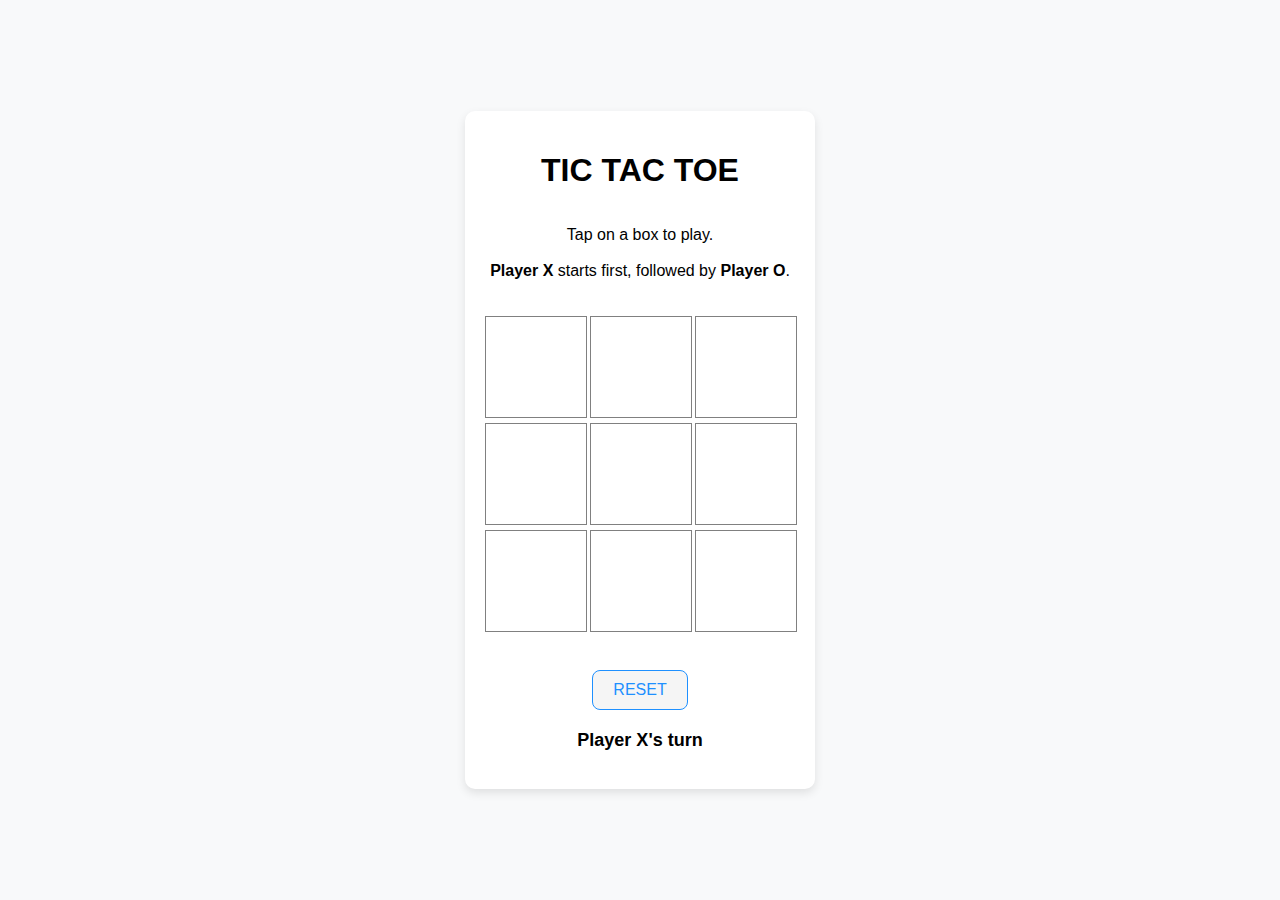
<file: index.html>
<html></html>

<head>
    <link rel="stylesheet" type="text/css" href="styles.css">
</head>

<body>
    <div id="main">
        <h1>TIC TAC TOE</h1>
        <p id="ins">
            Tap on a box to play.<br><br>
            <b>Player X</b> starts first, followed by <b>Player O</b>.
        </p>
        <div id="board" class="board"></div>
        <br>
        <button id="reset" class="reset">RESET</button>
        <p id="message" class="message"></p>
    </div>
    <script src="main.js"></script>
</body>

</html>
</file>
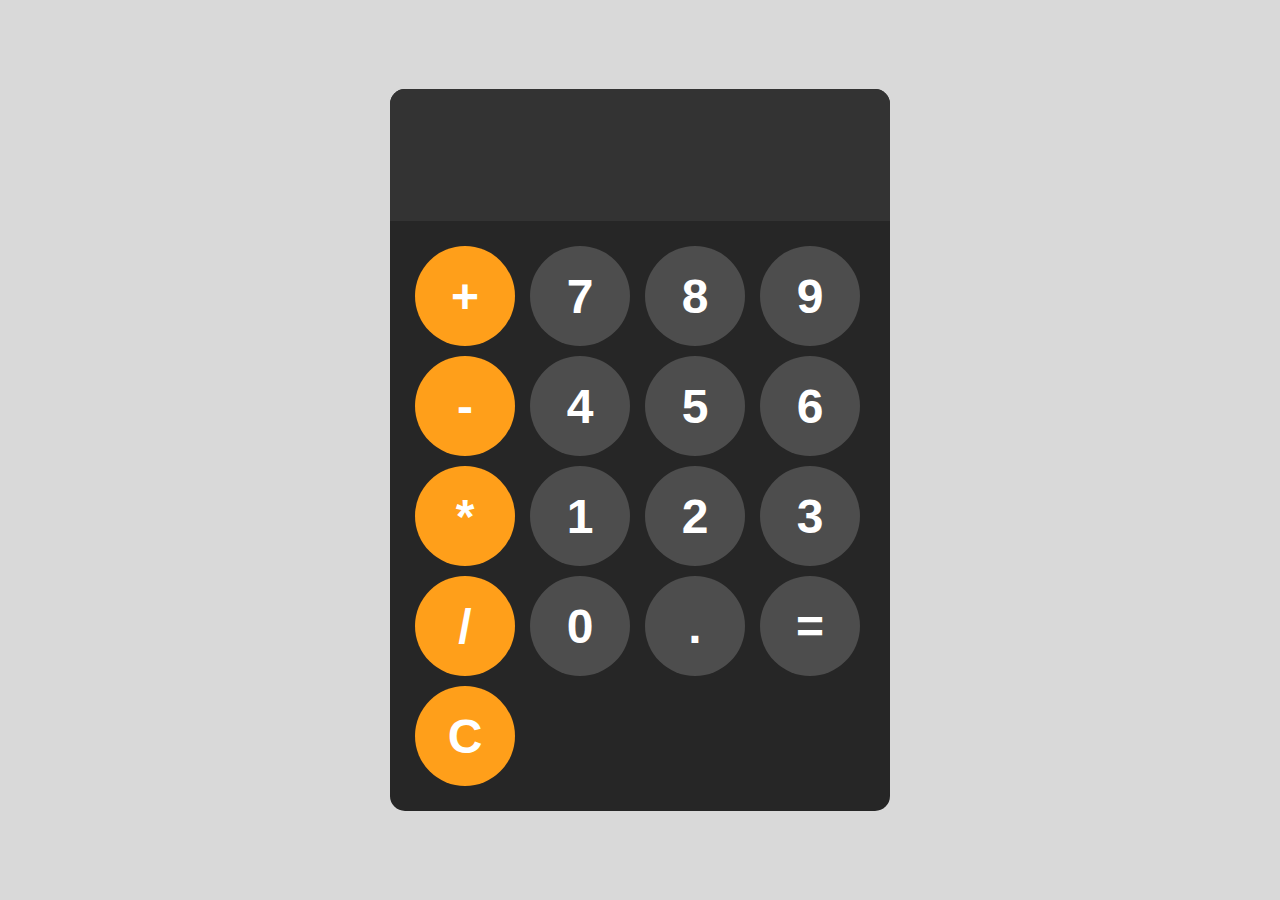
<file: calculator-css-js/index.html>
<!DOCTYPE html>
<html lang="en">
<head>
    <meta charset="UTF-8">
    <meta name="viewport" content="width=device-width, initial-scale=1.0">
    <title>Calculator</title>
    <link rel="stylesheet" href="styles.css">
</head>
<body>
    
<div id="Calculator">
    <input id="display" readonly>
    <div id="keys">
        <button class="operator-btn" onclick="appendToDisplay('+')">+</button>
        <button onclick="appendToDisplay('7')">7</button>
        <button onclick="appendToDisplay('8')">8</button>
        <button onclick="appendToDisplay('9')">9</button>
        <button class="operator-btn"  onclick="appendToDisplay('-')">-</button>
        <button onclick="appendToDisplay('4')">4</button>
        <button onclick="appendToDisplay('5')">5</button>
        <button onclick="appendToDisplay('6')">6</button>
        <button class="operator-btn"  onclick="appendToDisplay('*')">*</button>
        <button onclick="appendToDisplay('1')">1</button>
        <button onclick="appendToDisplay('2')">2</button>
        <button onclick="appendToDisplay('3')">3</button>
        <button class="operator-btn"  onclick="appendToDisplay('/')">/</button>
        <button onclick="appendToDisplay('0')">0</button>
        <button onclick="appendToDisplay('.')">.</button>
        <button onclick="calculate()">=</button>
        <button class="operator-btn" onclick="clearDisplay('C')">C</button>
    
    </div>
</div>

    <script src="script.js"></script>
</body>
</html>
</file>
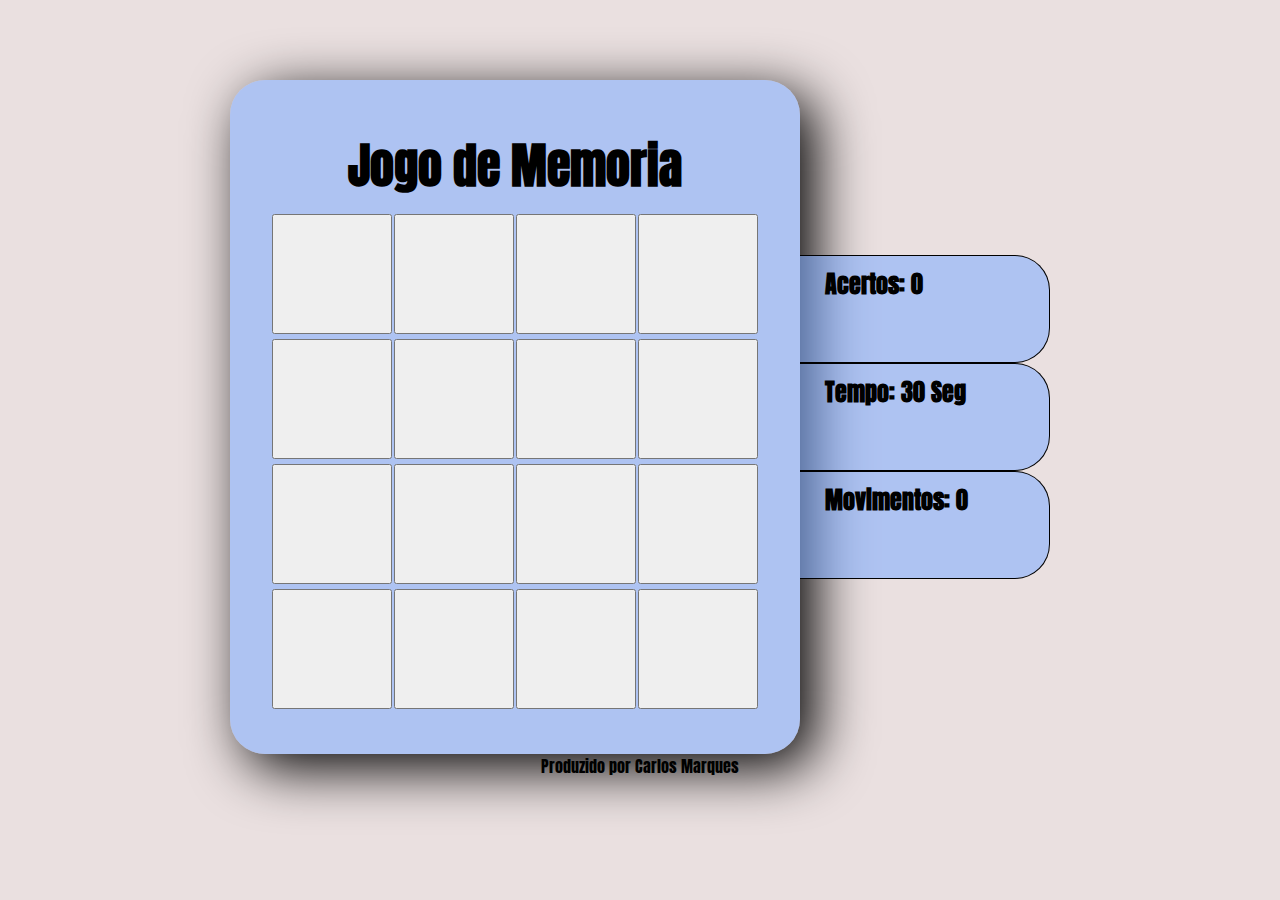
<file: jogo-advinha-v2/index.html>
<!DOCTYPE html>
<html lang="en">
<head>
    <meta charset="UTF-8">
    <meta name="viewport" content="width=device-width, initial-scale=1.0">
    <link rel="stylesheet" href="style.css">
    <title>Jogo de Memoria</title>
</head>
<body>

    <main id="container">
        <section id="tabuleiro">
            <h1>Jogo de Memoria</h1>
            <table>
            <tr>
                <td><button id="0" onclick="destapar(0)"></button></td>
                <td><button id="1" onclick="destapar(1)"></button></td>
                <td><button id="2" onclick="destapar(2)"></button></td>
                <td><button id="3" onclick="destapar(3)"></button></td>
            </tr>
            <tr>
                <td><button id="4" onclick="destapar(4)"></button></td>
                <td><button id="5" onclick="destapar(5)"></button></td>
                <td><button id="6" onclick="destapar(6)"></button></td>
                <td><button id="7" onclick="destapar(7)"></button></td>
            </tr>
            <tr>
                <td><button id="8" onclick="destapar(8)"></button></td>
                <td><button id="9" onclick="destapar(9)"></button></td>
                <td><button id="10" onclick="destapar(10)"></button></td>
                <td><button id="11" onclick="destapar(11)"></button></td>
            </tr>
            <tr>
                <td><button id="12" onclick="destapar(12)"></button></td>
                <td><button id="13" onclick="destapar(13)"></button></td>
                <td><button id="14" onclick="destapar(14)"></button></td>
                <td><button id="15" onclick="destapar(15)"></button></td>
            </tr>
            
        </table>

        </section>
        <section id="informacao">
            <h2 id="acertos">Acertos: 0</h2>
            <h2 id="t-restante">Tempo: 30 Seg</h2>
            <h2 id="movimentos">Movimentos: 0</h2>

            

        </section>
      </main>   
        <footer>
            <p>Produzido por Carlos Marques</p>
        </footer>
    
   
</body>
<script src="script.js"></script>
</html>
</file>
<file: styles.css>
body {
    font-family: Arial, sans-serif;
    margin: 0;
    padding: 0;
    display: flex;
    justify-content: center;
    align-items: center;
    height: 100vh;
    background-color: #f8f9fa;
}

#main {
    text-align: center;
    display: flex;
    flex-direction: column;
    justify-content: center;
    align-items: center;
    padding: 20px;
    box-shadow: 0 4px 10px rgba(0, 0, 0, 0.1);
    border-radius: 10px;
    background-color: #ffffff;
}

.board {
    display: grid;
    grid-template-columns: repeat(3, 100px);
    grid-gap: 5px;
    margin-top: 20px;
}

.cell {
    width: 100px;
    height: 100px;
    border: 1px solid gray;
    display: flex;
    align-items: center;
    justify-content: center;
    font-size: 24px;
    cursor: pointer;
}

.cell.taken {
    pointer-events: none;
}

.message {
    margin-top: 20px;
    font-size: 18px;
    font-weight: bold;
}

.reset {
    margin-top: 20px;
    padding: 10px 20px;
    font-size: 16px;
    cursor: pointer;
    background-color: whitesmoke;
    border: 1px solid dodgerblue;
    color: dodgerblue;
    border-radius: 8px;
}
</file>
<file: calculator-css-js/styles.css>
body {
    margin: 0;
    display: flex;
    justify-content: center;
    align-items: center;
    height: 100vh;
    background-color: hsl(0, 0%, 85%);
}

#Calculator{
    font-family: Arial, sans-serif;
    background-color: hsl(0, 0%, 15%);
    border-radius: 15px;
    max-width: 500px;
    overflow: hidden;
}

#display {
    width: 100%;
    padding: 20px;
    font-size: 5rem;
    text-align: left;
    border: none;
    background-color: hsl(0, 0%, 20%);
    color: white;
}

#keys{
display: grid;
grid-template-columns: repeat(4, 1fr);
gap: 10px;
padding: 25px;
}

button{
height: 100px;
width: 100px;
border-radius: 50px;
border: none;
background-color: hsl(0, 0%, 30%);
color: white;
font-size: 3rem;
font-weight: bold;
cursor: pointer;    
}

button:hover {
    background-color: hsl(0, 0%, 35%);
}

button:active {
    background-color: hsl(0, 0%, 50%);
}

.operator-btn {
    background-color: hsl(35, 100%, 55%);
}

.operator-btn:hover {
    background-color: hsl(35, 100%, 65%);
}

.operator-btn:active {
    background-color: hsl(35, 100%, 75%);
}
</file>
<file: jogo-advinha-v2/style.css>
@import url('https://fonts.googleapis.com/css2?family=Anton&display=swap');

*{
    margin: 0;
    padding: 0;
    box-sizing: border-box;
    font-family:'Anton', monospace
}

body {
    background-color: hsla(0, 19%, 80%, 0.514);
}


#container{
    padding-top: 80px;
    justify-content: center;
    display: flex;   
}

h1 {
    padding: 10px;
    font-size: 3em;
    text-align: center;
}

button {
    width: 120px;
    height: 120px;
   
}

#tabuleiro {
    
    padding: 40px;
    border-radius: 35px;
    background-color: hsla(219, 100%, 75%, 0.568);
    box-shadow: 15px 14px 56px;
    
}

#informacao {
    border-radius: 0 35px 35px 0 ;
    width: 250px;
    display: flex;
    flex-direction: column;
    justify-content: center;
    box-sizing: border-box;
    
  
}

h2{
    
    padding: 10px 25px 60px;
    justify-content: center;
    background-color: hsla(219, 100%, 75%, 0.568);
    border-radius: 0 35px 35px 0 ;
    border: 1px solid black;
    border-left: none;
}

footer {
    text-align: center;
    
}
img{
   width: 100%;
}
</file>
